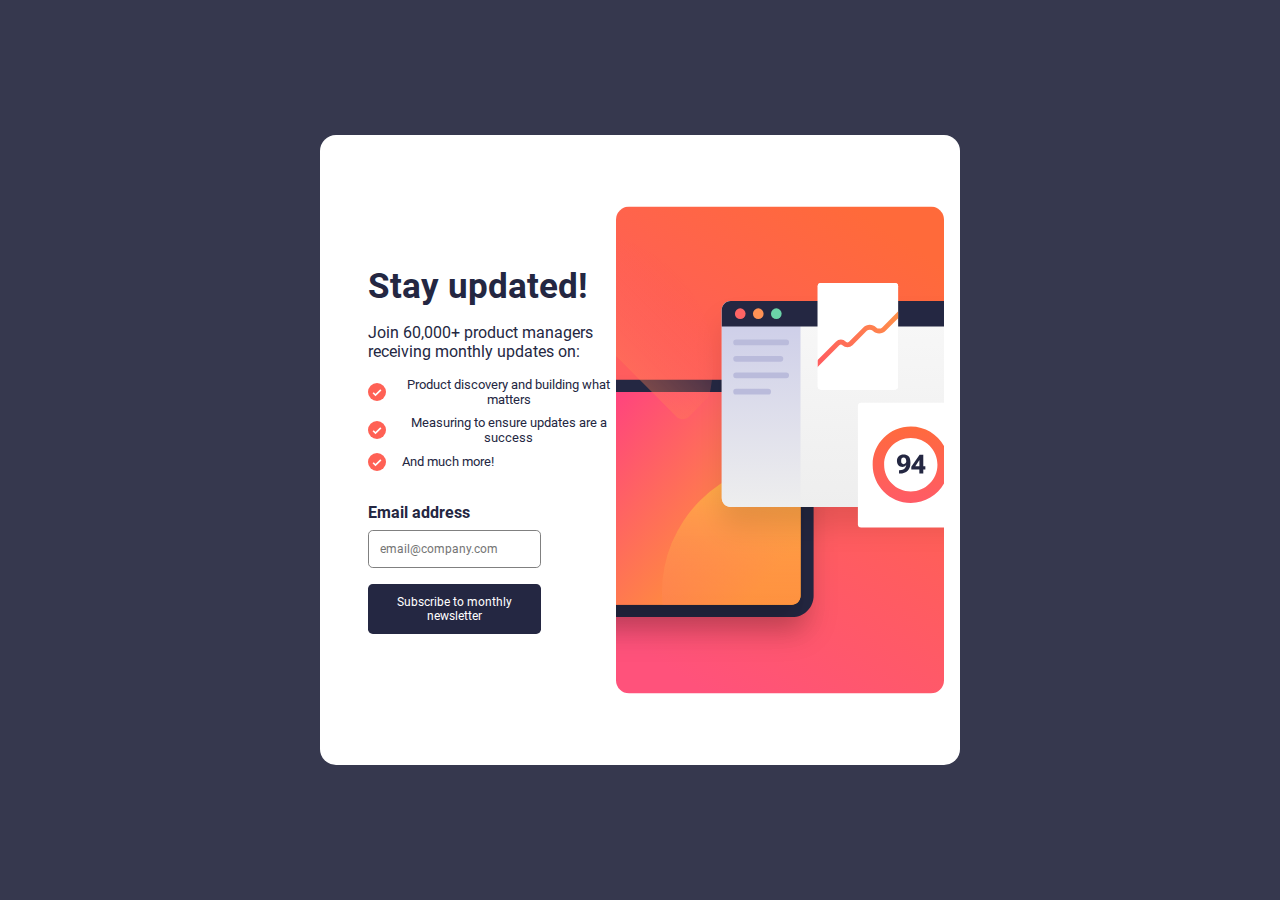
<file: index.html>
<!DOCTYPE html>
<html lang="en">
  <head>
    <meta charset="UTF-8" />
    <meta name="viewport" content="width=device-width, initial-scale=1.0" />
    <!-- displays site properly based on user's device -->

    <link
      rel="icon"
      type="image/png"
      sizes="32x32"
      href="./assets/images/favicon-32x32.png"
    />

    <link rel="stylesheet" href="./css/style.css" />

    <title>
      Frontend Mentor | Newsletter sign-up form with success message
    </title>

    <!-- Feel free to remove these styles or customise in your own stylesheet 👍 -->
    <style>
      .attribution {
        font-size: 11px;
        text-align: center;
      }
      .attribution a {
        color: hsl(228, 45%, 44%);
      }
      </style>
  </head>
  <body>
    <div class="container" style="display: flex;" id="container">
    <div class="img">
        <img
          src="./assets/images/illustration-sign-up-mobile.svg"
          alt=""
          class="imga"
        />
        <img
          src="./assets/images/illustration-sign-up-desktop.svg"
          class="imgb"
          alt=""
        />
      </div>

      <div class="bigside">
        <div class="side">
          <div class="stay"><p>Stay updated!</p></div>

          <div class="para">
            <p>Join 60,000+ product managers receiving monthly updates on:</p>
          </div>

          <div class="box">
            <div class="list">
              <img src="./assets/images/icon-list.svg" alt="" />
              <p class="listItem">
                Product discovery and building what matters
              </p>
            </div>

            <div class="list">
              <img src="./assets/images/icon-list.svg" alt="" />
              <p class="listItem">Measuring to ensure updates are a success</p>
            </div>

            <div class="list">
              <img src="./assets/images/icon-list.svg" alt="" />
              <p class="listItem">And much more!</p>
            </div>
          </div>

          <form action="" onsubmit="validate(event)" name="myForm" id="form">
            <div class="form">
              <div class="label">
                <label for="email" spellcheck="false">Email address</label>
                <p id="errorMsg" class="errorMsg"></p>
              </div>
              <input
                type="email"
                name="email"
                id="email"
                placeholder="email@company.com"
                
              />
            </div>
          

          <div class="">
            <button class="button-one" type="submit" id="button">Subscribe to monthly newsletter</button>
          </div>
        </form>
        </div>
      </div>
    </div>

  </div>


  <div class="container-two" style="display: none;" id="container-two">
    
      <div class="card">
          <div class="tick"><img src="../assets/images/icon-success.svg" alt="icon" width="15%"></div>
          <div class="thank">Thanks for subscribing!</div>
          <div class="message">
              <p>A confirmation email has been sent to <b id="bold"></b>. Please open it and click the button inside to confirm your subscription</p>
          </div>
          <div class="email-2">
              <button class="button-two" onclick="dismiss()" id="button-two">Dismiss message</button>
          </div>
      </div>
  
  </div>
    <script src="./Js/script.js">

    </script>
  </body>
</html>

<!-- Sign-up form start -->

<!-- Sign-up form end -->

<!-- Success message start -->
<!-- 
Thanks for subscribing!

A confirmation email has been sent to ash@loremcompany.com. 
Please open it and click the button inside to confirm your subscription.

Dismiss message -->

<!-- Success message end -->
</file>
<file: css/style.css>
* {
  padding: 0;
  margin: 0;
  box-sizing: border-box;
  font-family: roboto-bold;
}

@font-face {
  font-family: roboto;
  src: url(../assets/fonts/Roboto-Regular.ttf);
}

@font-face {
  font-family: roboto-bold;
  src: url(../assets/fonts/Roboto-Bold.ttf);
}

p {
  font-family: roboto;
  color: hsl(234, 29%, 20%);
}

@media screen and (min-width: 376px) {
  .imga {
    display: none;
  }
  body {
    width: 100vw;
    height: 100vh;
    background: hsl(235, 18%, 26%);
    display: flex;
    align-items: center;
    justify-content: center;
  }
  .img {
    height: 100%;
    width: auto;
  }
  .imgb {
    margin: 0;
    width: 100%;
    height: 100%;
  }
  .container {
    flex-direction: row-reverse;
    justify-content: space-between;
    flex-basis: 50%;
    height: 70%;
    padding: 1rem;
    background: #fff;
    border-radius: 1rem;
  }
  .bigside {
    margin-left: 2rem;
    height: 100%;
    width: 50%;
    display: flex;
    align-items: center;
  }

  .stay p {
    font-size: 35px;
    font-family: roboto-bold;
    margin: 1rem 0;
  }
  .para {
    margin: 1rem 0;
  }
  .list {
    margin: 0.5rem 0;
    gap: 0.5rem;
    display: flex;
    text-align: center;
    align-items: center;
  }
  .list img{
    width: 18px;
  }
  .list p {
    font-size: 13px;
    margin-left: 0.5rem;

  }
  .label {
    margin-top: 2rem;
    font-family: roboto-bold;
    display: flex;
    justify-content: space-between;
    align-items: center;
    color: hsl(234, 29%, 20%);
    width: 100%;
  }
  .errorMsg {
    color: red;
    font-size: 12px;
  }
  input {
    padding: 0.7rem;
    width: 70%;
    margin: 0.5rem 0 1rem 0;
    font-size: 12px;
    font-family: roboto;
    border-radius: 0.3rem;
    border: 1px solid grey;
  }
  .button-one {
    padding: 0.7rem;
    width: 70%;
    margin: 0 0 1rem 0;
    font-size: 12px;
    font-family: roboto;
    border-radius: 0.3rem;
    border: none;
    background: hsl(234, 29%, 20%);
    color: white;
  }
  .button-one:hover {
    cursor: pointer;
    background: hsl(4, 100%, 67%);
  }


  .success{
    padding: 0;
  }

   .container-two {
    display: flex;
    justify-content: center;
    align-items: center;
    height: 100%;
    width: 100%;
    background: hsl(235, 18%, 26%);
}



.card{
    display: flex;
    flex-direction: column;
    flex-basis: 23vw;
    height: 50vh;
    background: white;
    border-radius: 2rem;
    padding: 2rem;
    font-family: roboto;
}

.thank{
    font-size: 35px;
    padding: 1rem 0;
    font-family: roboto-bold;
    color: hsl(234, 29%, 20%);
}

.message p{
    font-size: 12px;
}  

 .button-two{
    margin: 1rem 0;
    padding: 0.6rem;
    font-family: roboto;
    background: hsl(234, 29%, 20%);
    color: aliceblue;
    text-align: center;
    border-radius: 0.3rem;
    width: 100%;
    border: none;
}

} 













@media screen and (max-width: 375px) {
  * {
    margin: 0;
    padding: 0;
  }
  .imgb {
    display: none;
  }
   .imga {
    width: 100%;
    height: 100%;
  } 
   body {
    width: 100vw;
    height: 100vh;
  } 
   p {
    font-size: 16px;
    font-family: roboto;
    color: hsl(234, 29%, 20%);
  } 
  .container {
    display: flex;
    flex-direction: column;
    width: 100vw;
    height: 100vh;
  }
  .side {
    padding: 1rem 2rem;
  }
  .stay p {
    font-size: 40px;
    margin: 1rem 0;
    font-family: roboto-bold;
  }
  .para {
    margin-bottom: 2rem;
  }
  .list {
    display: flex;
    align-items: flex-start;
    margin: 1rem 0;
  }
  .listItem {
    margin-left: 1rem;
  }
  .label {
    margin-top: 2rem;
    font-family: roboto-bold;
    display: flex;
    justify-content: space-between;
    align-items: center;
    color: hsl(234, 29%, 20%);
    width: 100%;
  }
  input {
    padding: 1rem;
    width: 100%;
    margin: 0.5rem 0 1rem 0;
    font-size: 16px;
    font-family: roboto;
    border-radius: 0.3rem;
    border: 1px solid grey;
  }
  .errorMsg{
    color: red;
  }
  button {
    padding: 1rem;
    width: 100%;
    margin: 0.5rem 0 1rem 0;
    font-size: 16px;
    font-family: roboto;
    border-radius: 0.3rem;
    border: none;
    background: hsl(234, 29%, 20%);
    color: white;
  }
  button:hover {
    cursor: pointer;
    color: tomato;
  }

  .card{
    padding: 2rem;
  }
  .tick{
    margin-top: 5rem;
  }
  .thank{
    font-size: 45px;
    color: hsl(234, 29%, 20%);
    margin: 1rem 0;
  }
  .message{
    margin-bottom: 1rem;
  }
  .button-two{
    margin-top: 15rem;
  }
  .button-two:hover{
    color: tomato;
  }
}
</file>
